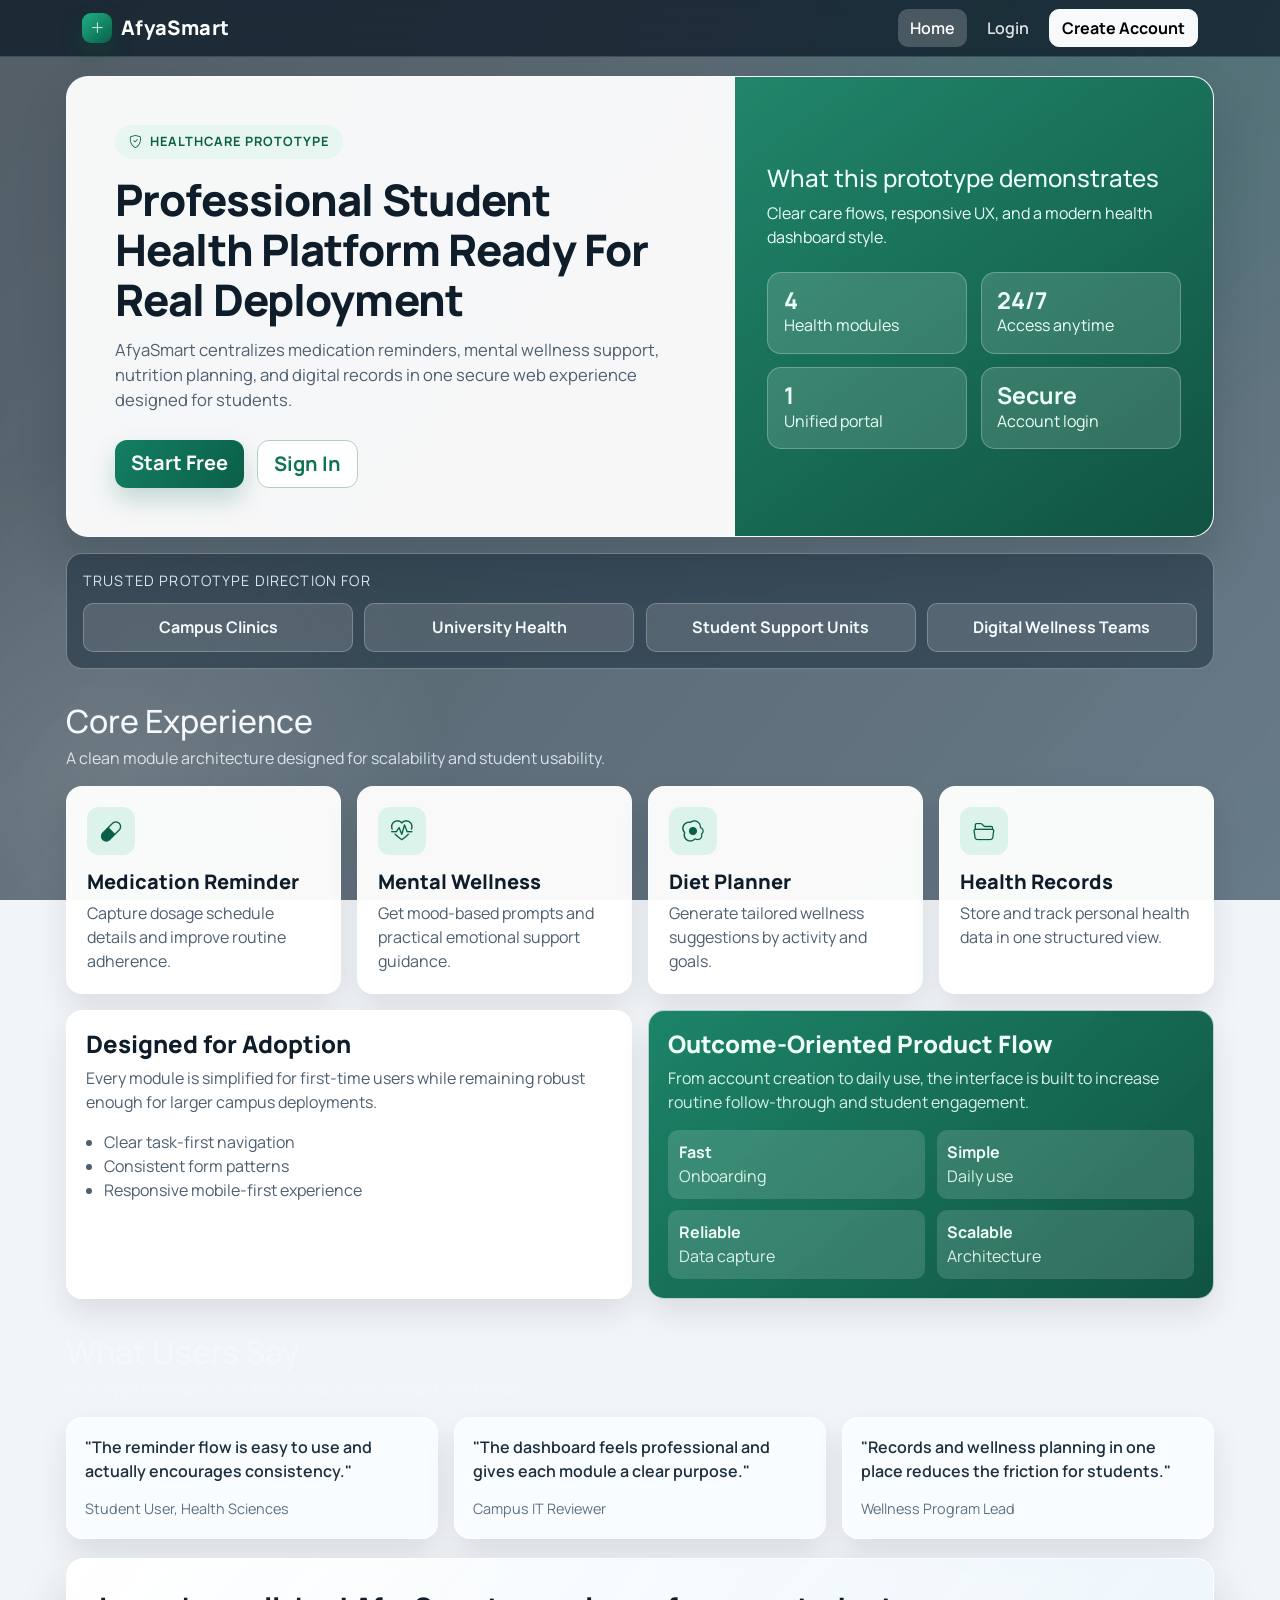
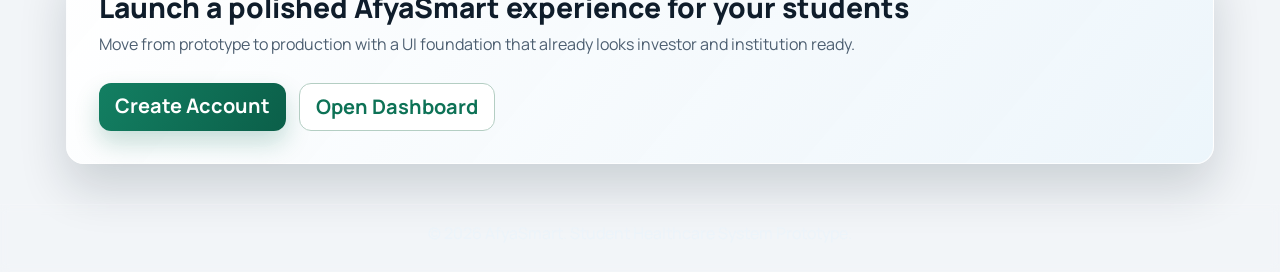
<file: afya-smart/index.html>
﻿<!DOCTYPE html>
<html lang="en">
<head>
    <meta charset="UTF-8">
    <meta name="viewport" content="width=device-width, initial-scale=1.0">
    <meta name="description" content="AfyaSmart is a professional student healthcare platform for medication reminders, wellness planning, mental support, and digital records.">
    <meta name="theme-color" content="#0b5f49">
    <meta property="og:title" content="AfyaSmart">
    <meta property="og:description" content="AfyaSmart is a professional student healthcare platform for medication reminders, wellness planning, mental support, and digital records.">
    <meta property="og:type" content="website">
    <link rel="icon" type="image/svg+xml" href="favicon.svg">
    <title>AfyaSmart | Smart Personal Healthcare System</title>
    <link rel="stylesheet" href="https://cdn.jsdelivr.net/npm/bootstrap@5.3.2/dist/css/bootstrap.min.css">
    <link rel="stylesheet" href="https://cdn.jsdelivr.net/npm/bootstrap-icons@1.11.1/font/bootstrap-icons.css">
    <link rel="stylesheet" href="css/style.css">
</head>
<body class="app-body page-home">
<nav class="navbar navbar-expand-lg navbar-dark glass-nav">
    <div class="container">
        <a class="navbar-brand" href="index.html"><span class="brand-mark"><i class="bi bi-plus-lg"></i></span><span>AfyaSmart</span></a>
        <button class="navbar-toggler" type="button" data-bs-toggle="collapse" data-bs-target="#publicNav" aria-controls="publicNav" aria-expanded="false" aria-label="Toggle navigation">
            <span class="navbar-toggler-icon"></span>
        </button>
        <div class="collapse navbar-collapse" id="publicNav">
            <ul class="navbar-nav ms-auto align-items-lg-center gap-lg-2">
                <li class="nav-item"><a class="nav-link active" href="index.html">Home</a></li>
                <li class="nav-item"><a class="nav-link" href="login.html">Login</a></li>
                <li class="nav-item"><a class="btn btn-light" href="register.html">Create Account</a></li>
            </ul>
        </div>
    </div>
</nav>

<main class="main-wrap landing-main">
    <div class="page-shell">
        <section class="hero-block reveal-up">
            <div class="hero-grid">
                <div class="hero-content">
                    <span class="hero-tag"><i class="bi bi-shield-check"></i> Healthcare Prototype</span>
                    <h1>Professional Student Health Platform Ready For Real Deployment</h1>
                    <p>AfyaSmart centralizes medication reminders, mental wellness support, nutrition planning, and digital records in one secure web experience designed for students.</p>
                    <div class="hero-actions">
                        <a href="register.html" class="btn btn-success btn-lg">Start Free</a>
                        <a href="login.html" class="btn btn-outline-success btn-lg">Sign In</a>
                    </div>
                </div>
                <aside class="hero-side">
                    <h4 class="mb-2">What this prototype demonstrates</h4>
                    <p class="mb-1">Clear care flows, responsive UX, and a modern health dashboard style.</p>
                    <div class="stat-grid">
                        <div class="stat-card"><strong>4</strong><span>Health modules</span></div>
                        <div class="stat-card"><strong>24/7</strong><span>Access anytime</span></div>
                        <div class="stat-card"><strong>1</strong><span>Unified portal</span></div>
                        <div class="stat-card"><strong>Secure</strong><span>Account login</span></div>
                    </div>
                </aside>
            </div>
        </section>

        <section class="trust-strip reveal-up" style="animation-delay:.1s;">
            <span>Trusted prototype direction for</span>
            <div class="trust-logos">
                <div class="trust-logo">Campus Clinics</div>
                <div class="trust-logo">University Health</div>
                <div class="trust-logo">Student Support Units</div>
                <div class="trust-logo">Digital Wellness Teams</div>
            </div>
        </section>

        <section class="section-head reveal-up" style="animation-delay:.15s;">
            <h2>Core Experience</h2>
            <p>A clean module architecture designed for scalability and student usability.</p>
        </section>

        <section class="feature-grid reveal-up" style="animation-delay:.2s;">
            <article class="feature-card">
                <div class="feature-icon"><i class="bi bi-capsule"></i></div>
                <h5>Medication Reminder</h5>
                <p>Capture dosage schedule details and improve routine adherence.</p>
            </article>

            <article class="feature-card">
                <div class="feature-icon"><i class="bi bi-heart-pulse"></i></div>
                <h5>Mental Wellness</h5>
                <p>Get mood-based prompts and practical emotional support guidance.</p>
            </article>

            <article class="feature-card">
                <div class="feature-icon"><i class="bi bi-egg-fried"></i></div>
                <h5>Diet Planner</h5>
                <p>Generate tailored wellness suggestions by activity and goals.</p>
            </article>

            <article class="feature-card">
                <div class="feature-icon"><i class="bi bi-folder2-open"></i></div>
                <h5>Health Records</h5>
                <p>Store and track personal health data in one structured view.</p>
            </article>
        </section>

        <section class="showcase-grid reveal-up" style="animation-delay:.25s;">
            <article class="showcase-card">
                <h4>Designed for Adoption</h4>
                <p>Every module is simplified for first-time users while remaining robust enough for larger campus deployments.</p>
                <ul>
                    <li>Clear task-first navigation</li>
                    <li>Consistent form patterns</li>
                    <li>Responsive mobile-first experience</li>
                </ul>
            </article>
            <article class="showcase-card accent">
                <h4>Outcome-Oriented Product Flow</h4>
                <p>From account creation to daily use, the interface is built to increase routine follow-through and student engagement.</p>
                <div class="outcome-grid">
                    <div><strong>Fast</strong><span>Onboarding</span></div>
                    <div><strong>Simple</strong><span>Daily use</span></div>
                    <div><strong>Reliable</strong><span>Data capture</span></div>
                    <div><strong>Scalable</strong><span>Architecture</span></div>
                </div>
            </article>
        </section>

        <section class="section-head reveal-up" style="animation-delay:.3s;">
            <h2>What Users Say</h2>
            <p>Prototype feedback modeled on real student-health workflows.</p>
        </section>

        <section class="testimonial-grid reveal-up" style="animation-delay:.35s;">
            <article class="testimonial-card">
                <p>"The reminder flow is easy to use and actually encourages consistency."</p>
                <span>Student User, Health Sciences</span>
            </article>
            <article class="testimonial-card">
                <p>"The dashboard feels professional and gives each module a clear purpose."</p>
                <span>Campus IT Reviewer</span>
            </article>
            <article class="testimonial-card">
                <p>"Records and wellness planning in one place reduces the friction for students."</p>
                <span>Wellness Program Lead</span>
            </article>
        </section>

        <section class="final-cta reveal-up" style="animation-delay:.4s;">
            <h3>Launch a polished AfyaSmart experience for your students</h3>
            <p>Move from prototype to production with a UI foundation that already looks investor and institution ready.</p>
            <div class="hero-actions">
                <a href="register.html" class="btn btn-success btn-lg">Create Account</a>
                <a href="login.html" class="btn btn-outline-success btn-lg">Open Dashboard</a>
            </div>
        </section>
    </div>
</main>

<footer class="site-footer">
    <p class="mb-0">&copy; 2026 AfyaSmart. Student Healthcare System Prototype.</p>
</footer>

<script src="https://cdn.jsdelivr.net/npm/bootstrap@5.3.2/dist/js/bootstrap.bundle.min.js"></script>
<script src="js/main.js"></script>
</body>
</html>
</file>
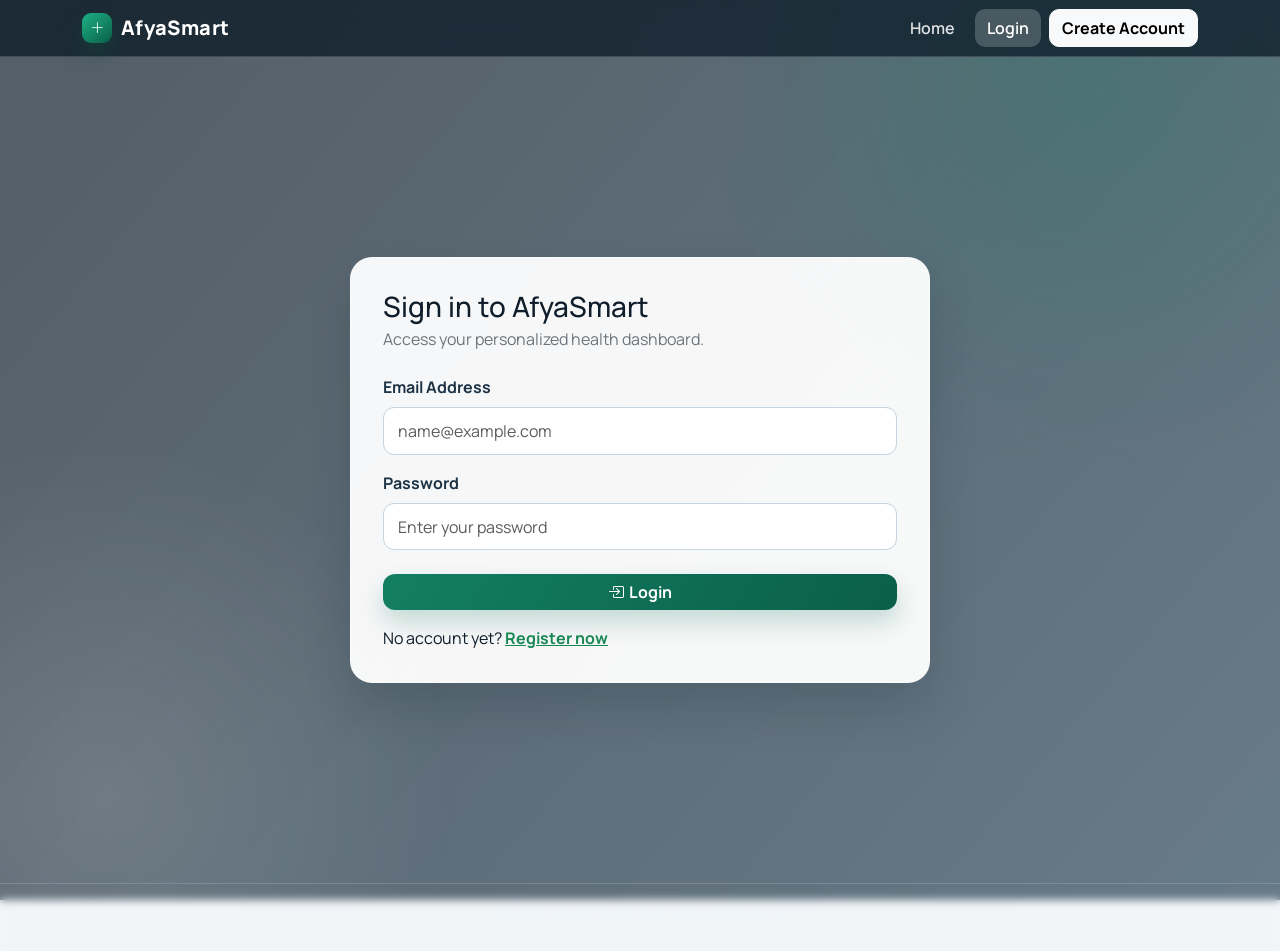
<file: afya-smart/login.html>
﻿<!DOCTYPE html>
<html lang="en">
<head>
    <meta charset="UTF-8">
    <meta name="viewport" content="width=device-width, initial-scale=1.0">
    <meta name="description" content="Sign in to AfyaSmart and access your student health dashboard securely.">
    <meta name="theme-color" content="#0b5f49">
    <meta property="og:title" content="AfyaSmart">
    <meta property="og:description" content="Sign in to AfyaSmart and access your student health dashboard securely.">
    <meta property="og:type" content="website">
    <link rel="icon" type="image/svg+xml" href="favicon.svg">
    <title>Login | AfyaSmart</title>
    <link rel="stylesheet" href="https://cdn.jsdelivr.net/npm/bootstrap@5.3.2/dist/css/bootstrap.min.css">
    <link rel="stylesheet" href="https://cdn.jsdelivr.net/npm/bootstrap-icons@1.11.1/font/bootstrap-icons.css">
    <link rel="stylesheet" href="css/style.css">
</head>
<body class="app-body page-auth">
<nav class="navbar navbar-expand-lg navbar-dark glass-nav">
    <div class="container">
        <a class="navbar-brand" href="index.html"><span class="brand-mark"><i class="bi bi-plus-lg"></i></span><span>AfyaSmart</span></a>
        <button class="navbar-toggler" type="button" data-bs-toggle="collapse" data-bs-target="#publicNav" aria-controls="publicNav" aria-expanded="false" aria-label="Toggle navigation">
            <span class="navbar-toggler-icon"></span>
        </button>
        <div class="collapse navbar-collapse" id="publicNav">
            <ul class="navbar-nav ms-auto align-items-lg-center gap-lg-2">
                <li class="nav-item"><a class="nav-link" href="index.html">Home</a></li>
                <li class="nav-item"><a class="nav-link active" href="login.html">Login</a></li>
                <li class="nav-item"><a class="btn btn-light" href="register.html">Create Account</a></li>
            </ul>
        </div>
    </div>
</nav>

<main class="auth-wrap">
    <div class="auth-panel">
        <h3 class="mb-1">Sign in to AfyaSmart</h3>
        <p class="text-secondary mb-4">Access your personalized health dashboard.</p>

        <div id="authNotice" class="alert d-none" role="alert"></div>

        <form action="backend/login.php" method="POST">
            <div class="mb-3">
                <label class="form-label">Email Address</label>
                <input type="email" name="email" class="form-control" placeholder="name@example.com" required>
            </div>

            <div class="mb-4">
                <label class="form-label">Password</label>
                <input type="password" name="password" class="form-control" placeholder="Enter your password" required>
            </div>

            <button type="submit" class="btn btn-success w-100"><i class="bi bi-box-arrow-in-right"></i>Login</button>
        </form>

        <p class="mt-3 mb-0">No account yet? <a href="register.html" class="fw-bold text-success">Register now</a></p>
    </div>
</main>

<footer class="site-footer">
    <p class="mb-0">AfyaSmart professional web experience.</p>
</footer>

<script>
(function () {
    const notice = document.getElementById("authNotice");
    if (!notice) return;

    const status = new URLSearchParams(window.location.search).get("status");
    const map = {
        registered: ["Account created successfully. You can now log in.", "alert-success"],
        missing: ["Enter both email and password.", "alert-warning"],
        invalid: ["Invalid email or password.", "alert-danger"]
    };

    if (status && map[status]) {
        notice.textContent = map[status][0];
        notice.classList.remove("d-none");
        notice.classList.add(map[status][1]);
    }
})();
</script>
<script src="https://cdn.jsdelivr.net/npm/bootstrap@5.3.2/dist/js/bootstrap.bundle.min.js"></script>
</body>
</html>
</file>
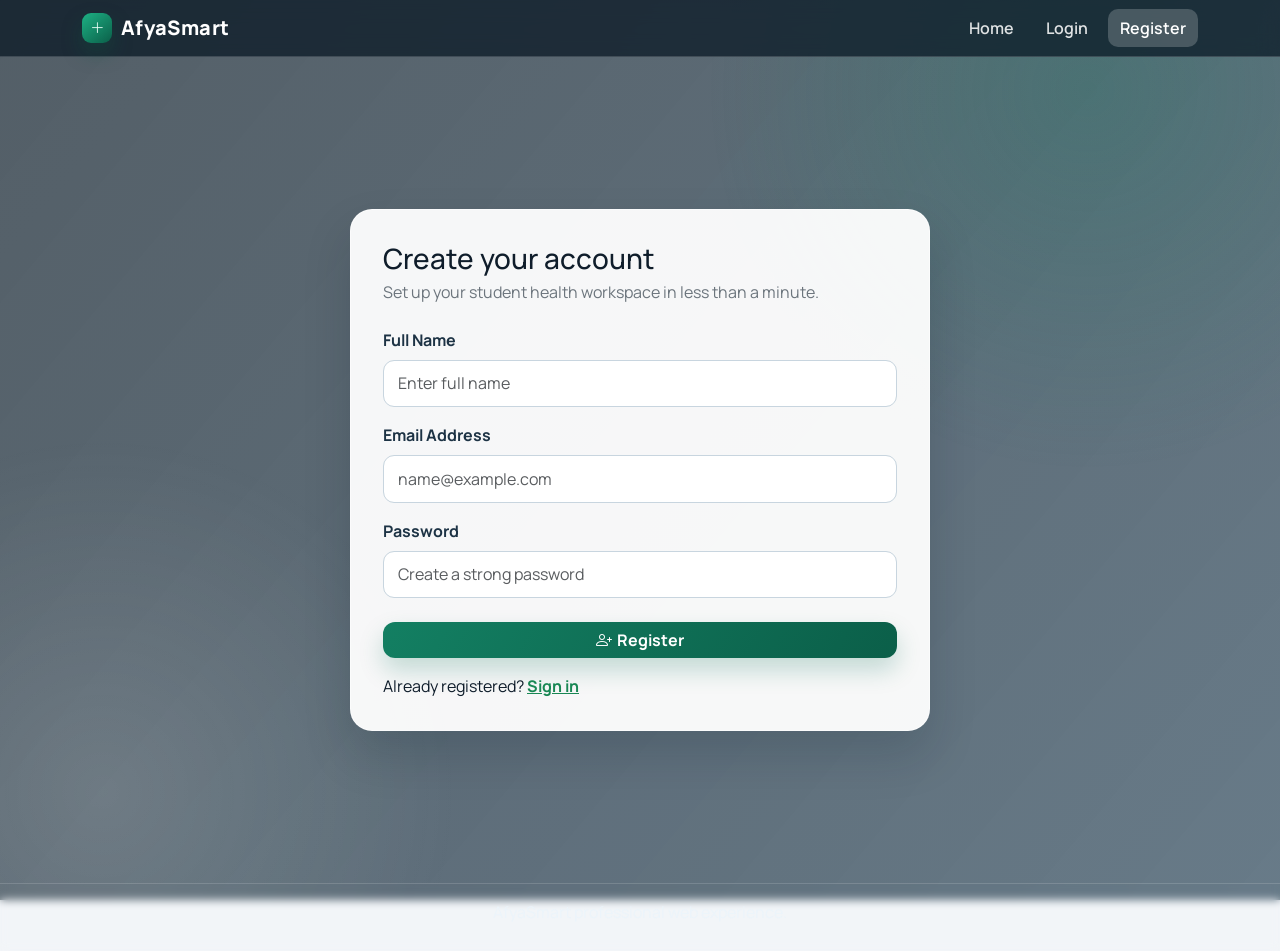
<file: afya-smart/register.html>
﻿<!DOCTYPE html>
<html lang="en">
<head>
    <meta charset="UTF-8">
    <meta name="viewport" content="width=device-width, initial-scale=1.0">
    <meta name="description" content="Create your AfyaSmart account to manage student healthcare tools in one place.">
    <meta name="theme-color" content="#0b5f49">
    <meta property="og:title" content="AfyaSmart">
    <meta property="og:description" content="Create your AfyaSmart account to manage student healthcare tools in one place.">
    <meta property="og:type" content="website">
    <link rel="icon" type="image/svg+xml" href="favicon.svg">
    <title>Register | AfyaSmart</title>
    <link rel="stylesheet" href="https://cdn.jsdelivr.net/npm/bootstrap@5.3.2/dist/css/bootstrap.min.css">
    <link rel="stylesheet" href="https://cdn.jsdelivr.net/npm/bootstrap-icons@1.11.1/font/bootstrap-icons.css">
    <link rel="stylesheet" href="css/style.css">
</head>
<body class="app-body page-auth">
<nav class="navbar navbar-expand-lg navbar-dark glass-nav">
    <div class="container">
        <a class="navbar-brand" href="index.html"><span class="brand-mark"><i class="bi bi-plus-lg"></i></span><span>AfyaSmart</span></a>
        <button class="navbar-toggler" type="button" data-bs-toggle="collapse" data-bs-target="#publicNav" aria-controls="publicNav" aria-expanded="false" aria-label="Toggle navigation">
            <span class="navbar-toggler-icon"></span>
        </button>
        <div class="collapse navbar-collapse" id="publicNav">
            <ul class="navbar-nav ms-auto align-items-lg-center gap-lg-2">
                <li class="nav-item"><a class="nav-link" href="index.html">Home</a></li>
                <li class="nav-item"><a class="nav-link" href="login.html">Login</a></li>
                <li class="nav-item"><a class="nav-link active" href="register.html">Register</a></li>
            </ul>
        </div>
    </div>
</nav>

<main class="auth-wrap">
    <div class="auth-panel">
        <h3 class="mb-1">Create your account</h3>
        <p class="text-secondary mb-4">Set up your student health workspace in less than a minute.</p>

        <div id="authNotice" class="alert d-none" role="alert"></div>

        <form action="backend/register.php" method="POST">
            <div class="mb-3">
                <label class="form-label">Full Name</label>
                <input type="text" name="name" class="form-control" placeholder="Enter full name" required>
            </div>

            <div class="mb-3">
                <label class="form-label">Email Address</label>
                <input type="email" name="email" class="form-control" placeholder="name@example.com" required>
            </div>

            <div class="mb-4">
                <label class="form-label">Password</label>
                <input type="password" name="password" class="form-control" placeholder="Create a strong password" required>
            </div>

            <button type="submit" class="btn btn-success w-100"><i class="bi bi-person-plus"></i>Register</button>
        </form>

        <p class="mt-3 mb-0">Already registered? <a href="login.html" class="fw-bold text-success">Sign in</a></p>
    </div>
</main>

<footer class="site-footer">
    <p class="mb-0">AfyaSmart professional web experience.</p>
</footer>

<script>
(function () {
    const notice = document.getElementById("authNotice");
    if (!notice) return;

    const status = new URLSearchParams(window.location.search).get("status");
    const map = {
        missing: ["Please fill in all fields.", "alert-warning"],
        invalid_email: ["Please use a valid email address.", "alert-warning"],
        weak_password: ["Password must be at least 6 characters.", "alert-warning"],
        email_exists: ["That email is already registered. Use a different email.", "alert-danger"],
        error: ["Registration failed. Please try again.", "alert-danger"]
    };

    if (status && map[status]) {
        notice.textContent = map[status][0];
        notice.classList.remove("d-none");
        notice.classList.add(map[status][1]);
    }
})();
</script>
<script src="https://cdn.jsdelivr.net/npm/bootstrap@5.3.2/dist/js/bootstrap.bundle.min.js"></script>
</body>
</html>
</file>
<file: afya-smart/css/style.css>
﻿@import url("https://fonts.googleapis.com/css2?family=Manrope:wght@400;500;600;700;800&display=swap");

:root {
    --ink: #0f1d2b;
    --ink-soft: #4d5f71;
    --brand: #137f62;
    --brand-strong: #0b5f49;
    --brand-soft: #e7f6f0;
    --line: #d7e1e8;
    --surface: #ffffff;
    --radius-lg: 22px;
    --radius-md: 14px;
    --shadow-lg: 0 24px 48px rgba(8, 24, 38, 0.16);
    --shadow-md: 0 14px 30px rgba(8, 24, 38, 0.1);
}

* {
    box-sizing: border-box;
}

body.app-body {
    margin: 0;
    color: var(--ink);
    font-family: "Manrope", "Segoe UI", sans-serif;
    background-color: #f2f5f8;
    min-height: 100vh;
}

body.app-body::before {
    content: "";
    position: fixed;
    inset: 0;
    z-index: -2;
    background:
        linear-gradient(130deg, rgba(7, 22, 33, 0.68), rgba(11, 41, 62, 0.6)),
        url("https://images.unsplash.com/photo-1576091160399-112ba8d25d1d?auto=format&fit=crop&w=2000&q=80") center/cover no-repeat;
}

body.app-body::after {
    content: "";
    position: fixed;
    inset: 0;
    z-index: -1;
    background:
        radial-gradient(circle at 85% 10%, rgba(19, 127, 98, 0.25), transparent 28%),
        radial-gradient(circle at 8% 88%, rgba(255, 255, 255, 0.12), transparent 25%);
}

.page-shell {
    max-width: 1180px;
    margin: 0 auto;
    padding: 0 1rem;
}

.main-wrap {
    padding: 1.2rem 0 2.5rem;
    min-height: calc(100vh - 74px);
}

.glass-nav {
    backdrop-filter: blur(10px);
    background: rgba(8, 23, 35, 0.72) !important;
    border-bottom: 1px solid rgba(255, 255, 255, 0.16);
}

.navbar-brand {
    font-weight: 800;
    letter-spacing: 0.4px;
    display: inline-flex;
    align-items: center;
    gap: 0.55rem;
}

.brand-mark {
    width: 30px;
    height: 30px;
    border-radius: 9px;
    display: inline-flex;
    align-items: center;
    justify-content: center;
    background: linear-gradient(140deg, #1db184, #0b5f49);
    color: #ecfff8;
    font-size: 0.9rem;
    box-shadow: 0 10px 20px rgba(9, 85, 64, 0.35);
}

.navbar .nav-link {
    border-radius: 10px;
    padding: 0.45rem 0.75rem !important;
    font-weight: 600;
    color: rgba(255, 255, 255, 0.86) !important;
}

.navbar .nav-link:hover,
.navbar .nav-link.active {
    background: rgba(255, 255, 255, 0.2);
    color: #fff !important;
}

.navbar .btn {
    border-radius: 10px;
    font-weight: 700;
}

.hero-block,
.panel,
.auth-panel,
.app-hero {
    border-radius: var(--radius-lg);
    background: rgba(255, 255, 255, 0.95);
    border: 1px solid rgba(255, 255, 255, 0.6);
    box-shadow: var(--shadow-lg);
}

.hero-block {
    overflow: hidden;
}

.hero-grid {
    display: grid;
    grid-template-columns: 1.4fr 1fr;
}

.hero-content {
    padding: 3rem;
}

.hero-tag {
    display: inline-flex;
    align-items: center;
    gap: 0.45rem;
    font-size: 0.8rem;
    font-weight: 700;
    text-transform: uppercase;
    letter-spacing: 0.08em;
    color: var(--brand-strong);
    background: var(--brand-soft);
    border-radius: 999px;
    padding: 0.45rem 0.85rem;
}

.hero-content h1 {
    margin: 1rem 0 0.8rem;
    font-size: clamp(2rem, 3.4vw, 3.1rem);
    line-height: 1.15;
    letter-spacing: -0.02em;
    font-weight: 800;
}

.hero-content p {
    color: var(--ink-soft);
    font-size: 1.04rem;
    max-width: 650px;
}

.hero-actions {
    display: flex;
    flex-wrap: wrap;
    gap: 0.8rem;
    margin-top: 1.7rem;
}

.hero-side {
    background:
        linear-gradient(145deg, rgba(19, 127, 98, 0.94), rgba(9, 78, 60, 0.97)),
        url("https://images.unsplash.com/photo-1631815589968-fdb09a223b1e?auto=format&fit=crop&w=1200&q=80") center/cover no-repeat;
    color: #ecfff8;
    padding: 2rem;
    display: flex;
    flex-direction: column;
    justify-content: center;
}

.stat-grid {
    display: grid;
    grid-template-columns: repeat(2, minmax(0, 1fr));
    gap: 0.85rem;
    margin-top: 1.2rem;
}

.stat-card {
    border-radius: var(--radius-md);
    background: rgba(255, 255, 255, 0.14);
    border: 1px solid rgba(255, 255, 255, 0.25);
    padding: 0.95rem;
}

.stat-card strong {
    display: block;
    font-size: 1.45rem;
    line-height: 1.1;
}

.section-head {
    margin: 2.1rem 0 1rem;
    color: #f4f8fb;
}

.section-head h2 {
    margin-bottom: 0.35rem;
    font-size: clamp(1.6rem, 2.5vw, 2.2rem);
}

.section-head p {
    margin: 0;
    color: rgba(241, 248, 254, 0.84);
}

.feature-grid {
    display: grid;
    grid-template-columns: repeat(4, minmax(0, 1fr));
    gap: 1rem;
}

.feature-card {
    background: rgba(255, 255, 255, 0.96);
    border: 1px solid rgba(255, 255, 255, 0.66);
    border-radius: 16px;
    padding: 1.25rem;
    box-shadow: var(--shadow-md);
}

.feature-icon {
    width: 48px;
    height: 48px;
    border-radius: 12px;
    display: inline-flex;
    align-items: center;
    justify-content: center;
    background: #dbf3ea;
    color: var(--brand-strong);
    font-size: 1.35rem;
    margin-bottom: 0.9rem;
}

.feature-card h5 {
    margin-bottom: 0.45rem;
    font-weight: 800;
}

.feature-card p {
    color: var(--ink-soft);
    margin: 0;
}

.btn {
    border-radius: 12px;
    font-weight: 700;
}

.btn i {
    margin-right: 0.35rem;
}

.btn-success {
    background: linear-gradient(120deg, var(--brand), var(--brand-strong));
    border: 0;
    box-shadow: 0 12px 24px rgba(10, 109, 82, 0.22);
}

.btn-success:hover {
    background: linear-gradient(120deg, #0c6f54, #084b3a);
}

.btn-outline-success {
    border-color: #b4cec3;
    color: #0d7256;
    background: #fff;
}

.btn-outline-success:hover {
    color: #fff;
    background: #0d7256;
    border-color: #0d7256;
}

.content-grid {
    display: grid;
    grid-template-columns: 1.35fr 0.85fr;
    gap: 1rem;
}

.panel {
    padding: 1.3rem;
}

.page-title {
    color: #f4f8fb;
    margin: 0 0 1rem;
}

.page-title h2 {
    margin: 0;
    font-weight: 800;
}

.page-title p {
    margin: 0.35rem 0 0;
    color: rgba(236, 246, 252, 0.86);
}

.quick-list {
    display: grid;
    gap: 0.65rem;
}

.quick-item {
    border: 1px solid var(--line);
    border-radius: 12px;
    padding: 0.8rem;
    display: flex;
    justify-content: space-between;
    align-items: center;
    background: #fbfcfd;
}

.auth-wrap {
    min-height: calc(100vh - 74px);
    display: grid;
    place-items: center;
    padding: 1rem;
}

.auth-panel {
    width: min(580px, 100%);
    padding: 2rem;
}

.form-label {
    font-weight: 700;
    color: #1d3345;
}

.form-control,
.form-select,
textarea.form-control {
    border-radius: 11px;
    border: 1px solid #c8d5df;
    padding: 0.67rem 0.85rem;
}

.form-control:focus,
.form-select:focus,
textarea.form-control:focus {
    border-color: #8cbba8;
    box-shadow: 0 0 0 0.25rem rgba(19, 127, 98, 0.16);
}

footer.site-footer {
    color: rgba(235, 244, 250, 0.88);
    text-align: center;
    padding: 1rem 0 1.7rem;
    border-top: 1px solid rgba(255, 255, 255, 0.15);
    backdrop-filter: blur(4px);
}

footer.site-footer p {
    margin-inline: auto;
    max-width: 900px;
}

.table-wrap {
    border: 1px solid var(--line);
    border-radius: 14px;
    overflow: hidden;
}

.table {
    margin: 0;
}

.table thead th {
    background: #eff7f3;
    border-bottom-color: #cfddd5;
}

/* Landing page sections */
.trust-strip {
    margin-top: 1rem;
    border: 1px solid rgba(255, 255, 255, 0.32);
    border-radius: 16px;
    padding: 1rem;
    color: #d5e5f2;
    background: rgba(12, 32, 46, 0.46);
}

.trust-strip > span {
    display: block;
    margin-bottom: 0.75rem;
    font-size: 0.9rem;
    text-transform: uppercase;
    letter-spacing: 0.08em;
}

.trust-logos {
    display: grid;
    grid-template-columns: repeat(4, minmax(0, 1fr));
    gap: 0.7rem;
}

.trust-logo {
    text-align: center;
    background: rgba(255, 255, 255, 0.14);
    border: 1px solid rgba(255, 255, 255, 0.24);
    border-radius: 10px;
    padding: 0.7rem;
    font-weight: 700;
    color: #f4f9fd;
}

.showcase-grid {
    margin-top: 1rem;
    display: grid;
    grid-template-columns: 1fr 1fr;
    gap: 1rem;
}

.showcase-card {
    background: rgba(255, 255, 255, 0.96);
    border: 1px solid rgba(255, 255, 255, 0.68);
    border-radius: 16px;
    padding: 1.2rem;
    box-shadow: var(--shadow-md);
}

.showcase-card h4 {
    font-weight: 800;
    margin-bottom: 0.45rem;
}

.showcase-card p,
.showcase-card li {
    color: var(--ink-soft);
}

.showcase-card ul {
    margin: 0.7rem 0 0;
    padding-left: 1.1rem;
}

.showcase-card.accent {
    background: linear-gradient(140deg, rgba(19, 127, 98, 0.96), rgba(11, 80, 62, 0.98));
    color: #effff8;
}

.showcase-card.accent p,
.showcase-card.accent span {
    color: rgba(237, 255, 247, 0.9);
}

.outcome-grid {
    margin-top: 0.9rem;
    display: grid;
    grid-template-columns: repeat(2, minmax(0, 1fr));
    gap: 0.7rem;
}

.outcome-grid > div {
    background: rgba(255, 255, 255, 0.14);
    border-radius: 10px;
    padding: 0.65rem;
}

.outcome-grid strong {
    display: block;
    font-size: 1rem;
}

.testimonial-grid {
    display: grid;
    grid-template-columns: repeat(3, minmax(0, 1fr));
    gap: 1rem;
}

.testimonial-card {
    background: rgba(250, 253, 255, 0.96);
    border: 1px solid rgba(255, 255, 255, 0.72);
    border-radius: 16px;
    padding: 1.1rem;
    box-shadow: var(--shadow-md);
}

.testimonial-card p {
    margin-bottom: 0.8rem;
    color: #1c2f3f;
    font-weight: 600;
}

.testimonial-card span {
    color: #5c7183;
    font-size: 0.9rem;
}

.final-cta {
    margin-top: 1.2rem;
    border-radius: 18px;
    padding: 2rem;
    background:
        linear-gradient(130deg, rgba(255, 255, 255, 0.96), rgba(236, 245, 251, 0.93)),
        url("https://images.unsplash.com/photo-1584515933487-779824d29309?auto=format&fit=crop&w=1400&q=80") center/cover no-repeat;
    border: 1px solid rgba(255, 255, 255, 0.78);
    box-shadow: var(--shadow-lg);
}

.final-cta h3 {
    margin-bottom: 0.45rem;
    font-size: clamp(1.5rem, 2.2vw, 2.1rem);
    font-weight: 800;
}

.final-cta p {
    margin: 0;
    color: var(--ink-soft);
    max-width: 780px;
}

/* App pages premium components */
.app-hero {
    display: grid;
    grid-template-columns: 1.35fr 0.65fr;
    gap: 1rem;
    padding: 1.5rem;
    margin-bottom: 1rem;
}

.app-hero-kicker {
    margin: 0 0 0.35rem;
    font-size: 0.82rem;
    text-transform: uppercase;
    letter-spacing: 0.08em;
    font-weight: 800;
    color: #0f6d52;
}

.app-hero h2 {
    margin: 0;
    font-size: clamp(1.45rem, 2.4vw, 2rem);
    font-weight: 800;
}

.app-hero p {
    margin: 0.6rem 0 0;
    color: var(--ink-soft);
    max-width: 780px;
}

.app-hero-badge {
    border-radius: 14px;
    padding: 1rem;
    background: linear-gradient(145deg, rgba(19, 127, 98, 0.93), rgba(10, 86, 65, 0.96));
    color: #effff8;
    display: grid;
    align-content: center;
    gap: 0.2rem;
}

.app-hero-badge i {
    font-size: 1.25rem;
}

.app-hero-badge strong {
    font-size: 1.02rem;
}

.app-hero-badge span {
    color: rgba(240, 255, 247, 0.88);
    font-size: 0.9rem;
}

.metric-grid {
    display: grid;
    grid-template-columns: repeat(4, minmax(0, 1fr));
    gap: 0.8rem;
    margin-bottom: 1rem;
}

.metric-card {
    background: rgba(255, 255, 255, 0.95);
    border: 1px solid rgba(255, 255, 255, 0.68);
    border-radius: 14px;
    padding: 0.95rem;
    box-shadow: var(--shadow-md);
}

.metric-card span {
    display: block;
    color: #5f7282;
    font-size: 0.84rem;
    margin-bottom: 0.25rem;
}

.metric-card strong {
    display: block;
    font-size: 1.2rem;
    line-height: 1.2;
    margin-bottom: 0.2rem;
}

.metric-card small {
    color: #6b7f8f;
}

.panel-title-row {
    display: flex;
    justify-content: space-between;
    align-items: center;
    gap: 0.8rem;
    margin-bottom: 0.9rem;
}

.panel-title-row h4,
.panel-title-row h5 {
    margin: 0;
    font-weight: 800;
}

.panel-title-row span {
    font-size: 0.82rem;
    color: #577286;
    font-weight: 700;
}

.panel h4,
.panel h5 {
    letter-spacing: -0.01em;
}

.list-group-item {
    border-color: #d7e2ea;
    background: rgba(255, 255, 255, 0.92);
}

.module-grid {
    display: grid;
    grid-template-columns: repeat(2, minmax(0, 1fr));
    gap: 0.75rem;
}

.module-card {
    text-decoration: none;
    color: inherit;
    background: #fbfdff;
    border: 1px solid #dbe6ee;
    border-radius: 14px;
    padding: 1rem;
    transition: transform 0.2s ease, box-shadow 0.2s ease;
}

.module-card:hover {
    transform: translateY(-3px);
    box-shadow: 0 16px 28px rgba(9, 38, 55, 0.12);
}

.module-icon {
    width: 42px;
    height: 42px;
    border-radius: 11px;
    background: #dcf3ea;
    color: #0c6a50;
    display: inline-flex;
    align-items: center;
    justify-content: center;
    margin-bottom: 0.6rem;
    font-size: 1.2rem;
}

.module-card h5 {
    margin: 0 0 0.35rem;
    font-weight: 800;
}

.module-card p {
    margin: 0;
    color: #607384;
}

.record-layout {
    display: grid;
    grid-template-columns: 0.95fr 1.05fr;
    gap: 1rem;
}

.reveal-up {
    opacity: 0;
    transform: translateY(20px);
    animation: revealUp 0.65s ease forwards;
}

@keyframes revealUp {
    to {
        opacity: 1;
        transform: translateY(0);
    }
}

@media (max-width: 1080px) {
    .feature-grid {
        grid-template-columns: repeat(2, minmax(0, 1fr));
    }

    .hero-grid,
    .content-grid,
    .showcase-grid,
    .testimonial-grid,
    .trust-logos,
    .app-hero,
    .record-layout {
        grid-template-columns: 1fr;
    }

    .metric-grid {
        grid-template-columns: repeat(2, minmax(0, 1fr));
    }
}

@media (max-width: 768px) {
    .hero-content,
    .hero-side,
    .panel,
    .auth-panel,
    .final-cta,
    .app-hero {
        padding: 1.2rem;
    }

    .stat-grid,
    .feature-grid,
    .outcome-grid,
    .metric-grid,
    .module-grid {
        grid-template-columns: 1fr;
    }

    .main-wrap {
        padding-bottom: 1.7rem;
    }
}



.emergency-map {
    width: 100%;
    min-height: 340px;
    border-radius: 12px;
    border: 1px solid #d7e2ea;
    overflow: hidden;
}

.alert-warning {
    border: 1px solid #f1d38a;
    background: #fff5d8;
    color: #614800;
}
</file>
